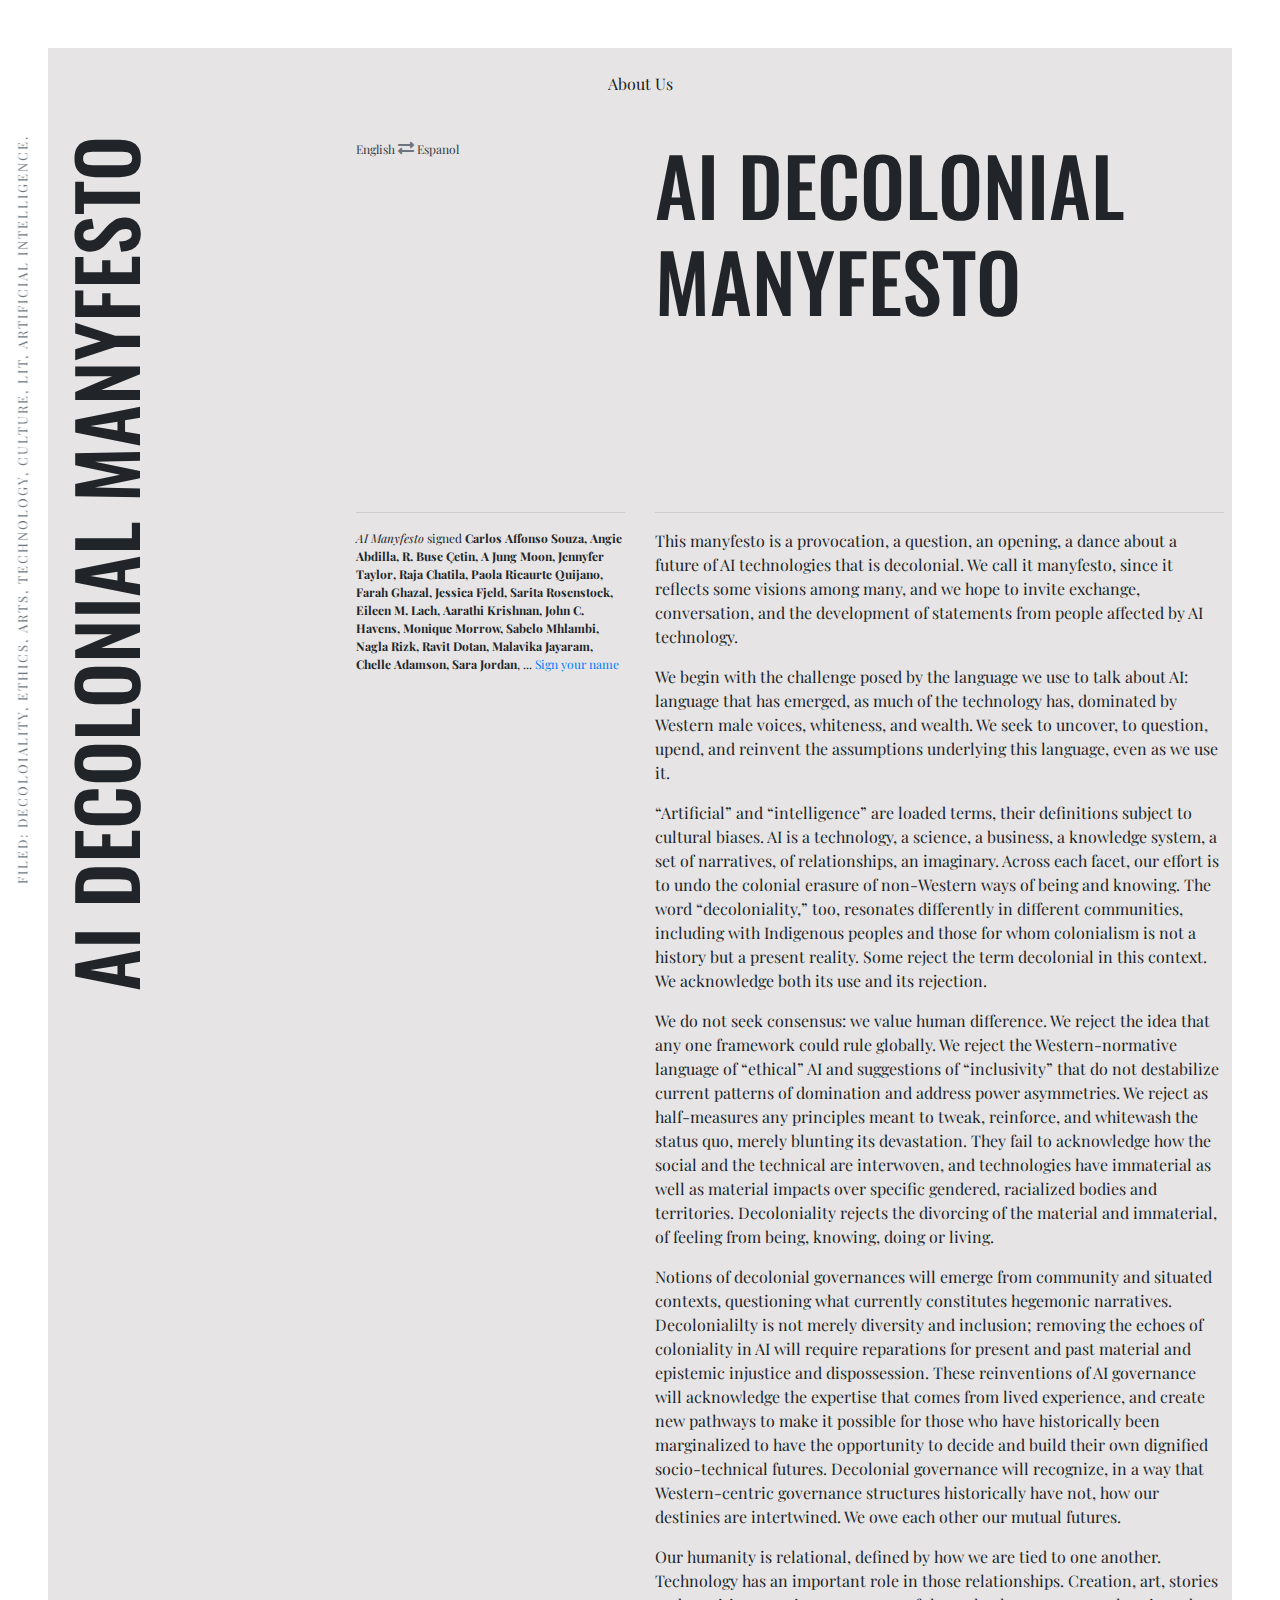
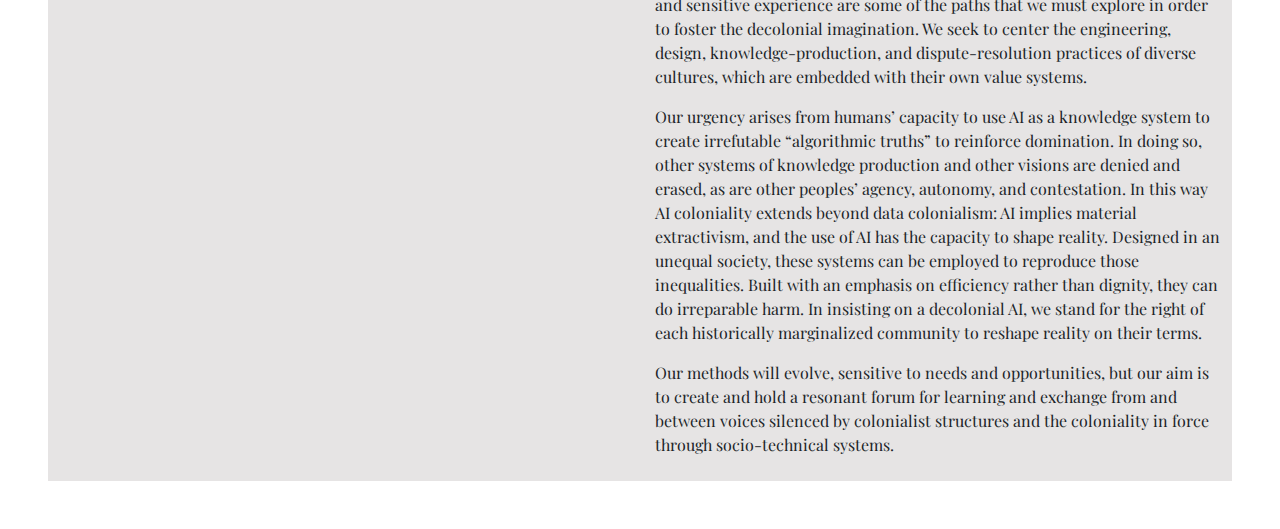
<file: index.html>
<!DOCTYPE html>
<html lang="en">

<head>
    <meta charset="UTF-8">
    <meta name="viewport" content="width=device-width, initial-scale=1.0">
    <title>Decolonial AI Manyfesto</title>
    <link rel="stylesheet" href="https://maxcdn.bootstrapcdn.com/bootstrap/4.0.0/css/bootstrap.min.css"
        integrity="sha384-Gn5384xqQ1aoWXA+058RXPxPg6fy4IWvTNh0E263XmFcJlSAwiGgFAW/dAiS6JXm" crossorigin="anonymous">
    <link rel="stylesheet" href="style.css">
    <link rel="stylesheet" href="https://use.fontawesome.com/releases/v5.8.2/css/all.css" />
    <link rel="preconnect" href="https://fonts.googleapis.com">
    <link rel="preconnect" href="https://fonts.gstatic.com" crossorigin>
    <link href="https://fonts.googleapis.com/css2?family=Oswald:wght@700&display=swap" rel="stylesheet">
    <link rel="preconnect" href="https://fonts.googleapis.com">
    <link rel="preconnect" href="https://fonts.gstatic.com" crossorigin>
    <link href="https://fonts.googleapis.com/css2?family=Playfair+Display&display=swap" rel="stylesheet">
</head>

<body>
    <div class="section1 p-2">
        <nav class="navbar navbar-expand-lg navbar-light mb-4">
            <button class="navbar-toggler" type="button" data-toggle="collapse" data-target="#navbarSupportedContent"
                aria-controls="navbarSupportedContent" aria-expanded="false" aria-label="Toggle navigation">
                <span class="navbar-toggler-icon">
            </button>

            <div class="collapse navbar-collapse" id="navbarSupportedContent">
                <ul class="navbar-nav m-auto">
                    <li class="nav-item active">
                        <a class="nav-link" href="about.html">About Us <span class="sr-only">(current)</a>
                    </li>
                </ul>
            </div>
        </nav>
        <div class="row">
            <div class="hidden p-2">
                <h1 class=" text-uppercase " style="font-family: 'Oswald', sans-serif;font-size:10vw;">AI decolonial
                    Manyfesto</h1>
            </div>

            <div class="col-lg-3 order">
                <h1 class="text-uppercase ml-0 title-text transforms" style="font-family: 'Oswald', sans-serif;">AI
                    decolonial Manyfesto
                </h1>
            </div>

            <div class="col-lg-3">
                <div class="vh">
                    <a href="index.html" class="footer-text text-dark">English </a><i
                        class=" text-muted fas fa-exchange-alt"></i><a href='index1.html' class="footer-text text-dark">
                        Espanol</a>
                </div>
                <hr>
                <p class="footer-text">
                    <i> AI Manyfesto </i> signed <b id="names"></b>, ... <a href="https://forms.gle/nrgwxnCWpULRAXVr8" target="_blank">Sign your name</a>
                </p>
            </div>

            <div class="col-lg-6">
                <div class="vh">
                    <h1 class=" text-uppercase title-text" style="font-family: 'Oswald', sans-serif;">AI decolonial
                        Manyfesto
                    </h1>
                </div>
                <hr>
                <p>This manyfesto is a provocation, a question, an opening, a dance about a future of AI technologies
                    that is decolonial. We call it manyfesto, since it reflects some visions among many, and we hope to
                    invite exchange, conversation, and the development of statements
                    from people affected by AI
                    technology.</p>

                <p>We begin with the challenge posed by the language we use to talk about AI: language that has emerged,
                    as much of the technology has, dominated by Western male voices, whiteness, and wealth. We seek to
                    uncover, to question, upend, and reinvent the assumptions underlying this language, even as we use
                    it. </p>

                <p>“Artificial” and “intelligence” are loaded terms, their definitions subject to cultural biases. AI is
                    a technology, a science, a business, a knowledge system, a set of narratives, of relationships, an
                    imaginary. Across each facet, our effort is to undo the colonial erasure of non-Western ways of
                    being and knowing. The word “decoloniality,” too, resonates differently in different communities,
                    including with Indigenous peoples and those for whom colonialism is not a history but a present
                    reality. Some reject the term decolonial in this context. We acknowledge  both its use and its
                    rejection.
                </p>

                <p>
                    We do not seek consensus: we value human difference. We reject the idea that any one framework could
                    rule globally. We reject the Western-normative language of “ethical” AI and suggestions of
                    “inclusivity” that do not destabilize current patterns of domination and address power asymmetries.
                    We reject as half-measures any principles meant to tweak, reinforce, and whitewash the status quo,
                    merely blunting its devastation. They fail to acknowledge how the social and the technical are
                    interwoven, and technologies have immaterial as well as material impacts over specific gendered,
                    racialized bodies and territories. Decoloniality rejects the divorcing of the material and
                    immaterial, of feeling from being, knowing, doing or living.
                </p>
                <p>Notions of decolonial governances will emerge from community and situated contexts, questioning what
                    currently constitutes hegemonic narratives. Decolonialilty is not merely diversity and inclusion;
                    removing the echoes of coloniality in AI will require reparations for present and past material and
                        epistemic injustice and dispossession. These reinventions of AI governance will acknowledge the
                    expertise that comes from lived experience, and create new pathways to make it possible for those
                    who have historically been marginalized to have the opportunity to decide and build their own
                    dignified socio-technical futures. Decolonial governance will recognize, in a way that
                    Western-centric governance structures historically have not, how our destinies are intertwined. We
                        owe each other our mutual futures. </p>

                <p>Our humanity is relational, defined by how we are tied to one another. Technology has an important
                    role in those relationships. Creation, art, stories and sensitive experience are some of the paths
                        that we must explore in order to foster the decolonial imagination. We seek to center the
                    engineering, design, knowledge-production, and dispute-resolution practices of diverse cultures,
                    which are embedded with their own value systems.
                </p>
                <p>Our urgency arises from humans’ capacity to use AI as a knowledge system to create irrefutable
                    “algorithmic truths” to reinforce domination. In doing so, other systems of knowledge production and
                    other visions are denied and erased, as are other peoples’ agency, autonomy, and contestation. In
                    this way AI coloniality extends beyond data colonialism: AI implies material extractivism, and the
                    use of AI has the capacity to shape reality. Designed in an unequal society, these systems can be
                    employed to reproduce those inequalities. Built with an emphasis on efficiency rather than dignity,
                    they can do irreparable harm. In insisting on a decolonial AI, we stand for the right of each
                    historically marginalized community to reshape reality on their terms.
                </p>
                <p>Our methods will evolve, sensitive to needs and opportunities, but our aim is to create and hold a
                    resonant forum for learning and exchange from and between voices silenced by colonialist structures
                    and the coloniality in force through socio-technical systems.
                </p>
            </div>
        </div>
        <p class=" category text-muted">FILED: DECOLOIALITY, ETHICS, ARTS, TECHNOLOGY, CULTURE, LIT, ARTIFICIAL
            INTELLIGENCE. </p>
    </div>
</body>
<script src="https://code.jquery.com/jquery-3.2.1.slim.min.js"
    integrity="sha384-KJ3o2DKtIkvYIK3UENzmM7KCkRr/rE9/Qpg6aAZGJwFDMVNA/GpGFF93hXpG5KkN"
    crossorigin="anonymous"></script>
<script src="https://cdnjs.cloudflare.com/ajax/libs/popper.js/1.12.9/umd/popper.min.js"
    integrity="sha384-ApNbgh9B+Y1QKtv3Rn7W3mgPxhU9K/ScQsAP7hUibX39j7fakFPskvXusvfa0b4Q"
    crossorigin="anonymous"></script>
<script src="https://maxcdn.bootstrapcdn.com/bootstrap/4.0.0/js/bootstrap.min.js"
    integrity="sha384-JZR6Spejh4U02d8jOt6vLEHfe/JQGiRRSQQxSfFWpi1MquVdAyjUar5+76PVCmYl"
    crossorigin="anonymous"></script>

<script src="index.js"></script>

</html>
</file>
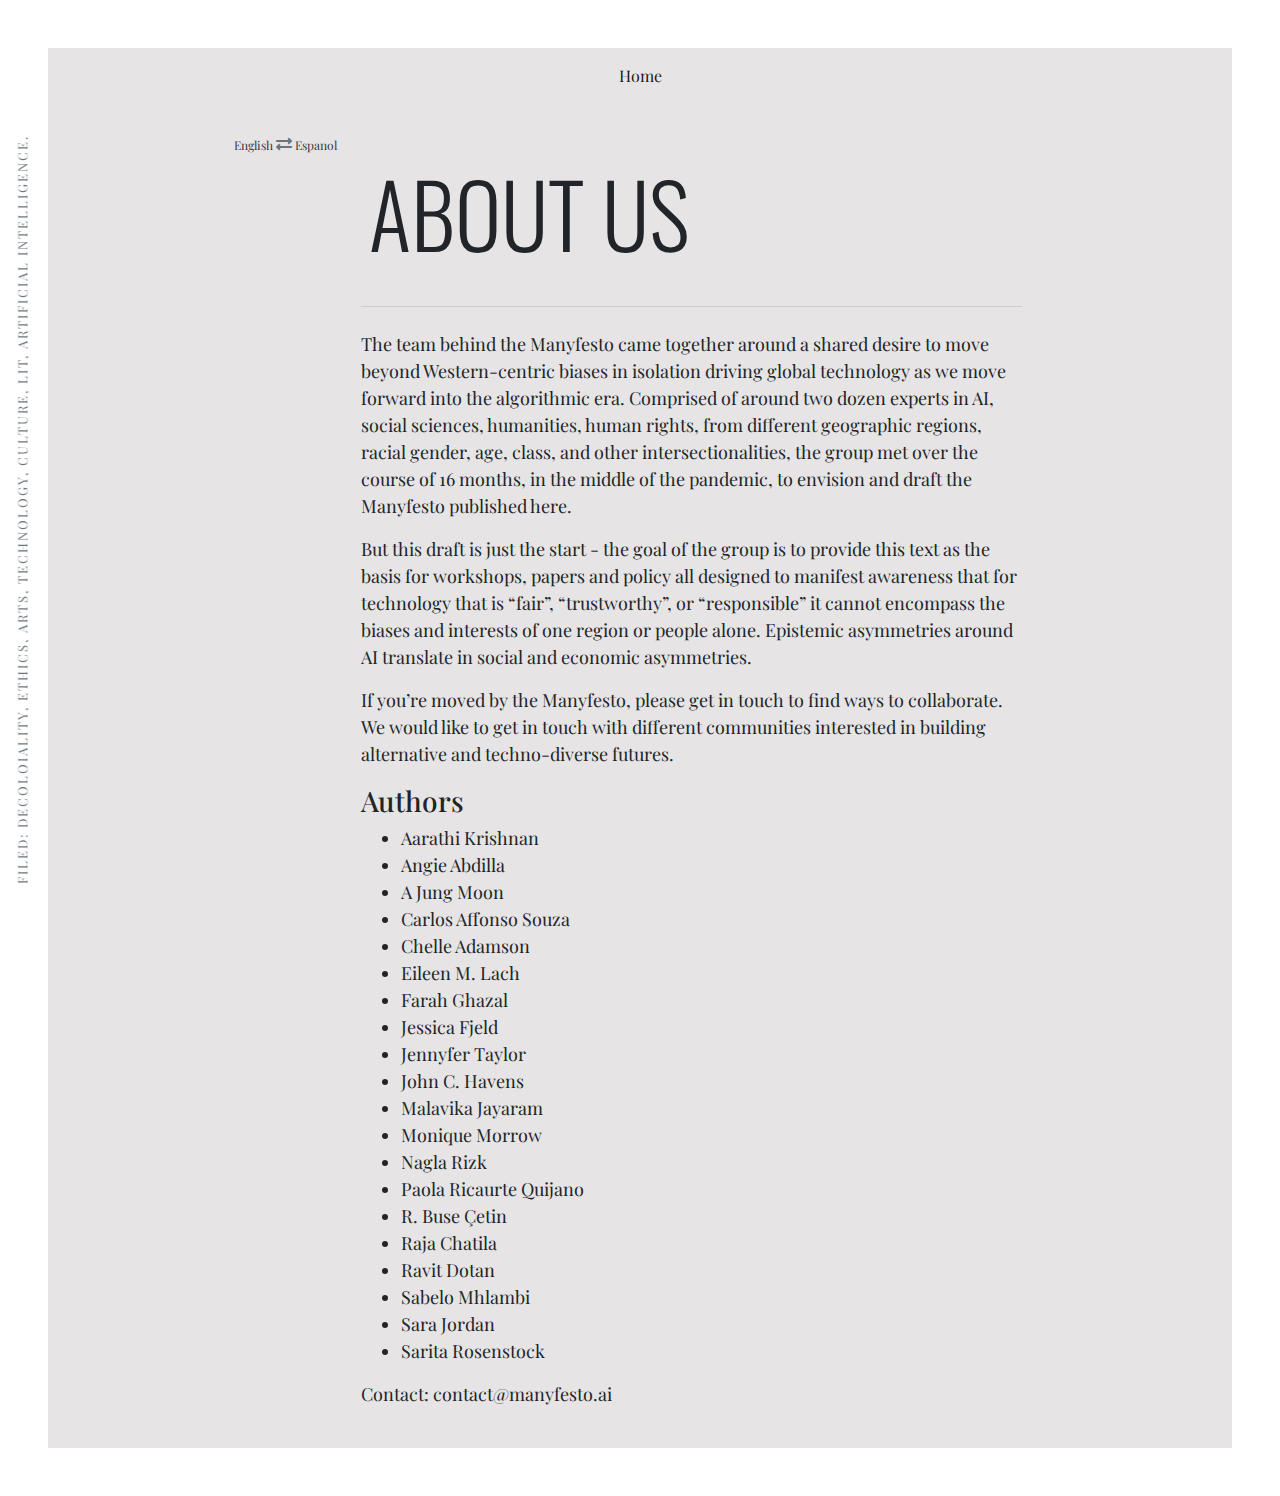
<file: about.html>
<!DOCTYPE html>
<html lang="en">

<head>
    <meta charset="UTF-8">
    <meta name="viewport" content="width=device-width, initial-scale=1.0">
    <title>About Us</title>
    <link rel="stylesheet" href="https://maxcdn.bootstrapcdn.com/bootstrap/4.0.0/css/bootstrap.min.css"
        integrity="sha384-Gn5384xqQ1aoWXA+058RXPxPg6fy4IWvTNh0E263XmFcJlSAwiGgFAW/dAiS6JXm" crossorigin="anonymous">
    <link rel="stylesheet" href="style.css">
    <link rel="stylesheet" href="https://use.fontawesome.com/releases/v5.8.2/css/all.css" />
    <link rel="preconnect" href="https://fonts.googleapis.com">
    <link rel="preconnect" href="https://fonts.gstatic.com" crossorigin>
    <link href="https://fonts.googleapis.com/css2?family=Oswald:wght@700&display=swap" rel="stylesheet">
    <link rel="preconnect" href="https://fonts.googleapis.com">
    <link rel="preconnect" href="https://fonts.gstatic.com" crossorigin>
    <link href="https://fonts.googleapis.com/css2?family=Playfair+Display&display=swap" rel="stylesheet">
</head>




<body>

    <div class="section1">
        <nav class="navbar navbar-expand-lg navbar-light mb-4">
            <button class="navbar-toggler" type="button" data-toggle="collapse" data-target="#navbarSupportedContent"
                aria-controls="navbarSupportedContent" aria-expanded="false" aria-label="Toggle navigation">
                <span class="navbar-toggler-icon"></span>
            </button>

            <div class="collapse navbar-collapse" id="navbarSupportedContent">
                <ul class="navbar-nav m-auto">
                    <li class="nav-item active">
                        <a class="nav-link" href="index.html">Home <span class="sr-only">(current)</span></a>
                    </li>
                </ul>
            </div>
        </nav>
        <div class="row justify-content-center">
            <div class="mt-1">
                <a href="#" class="footer-text text-dark">English </a><i class=" text-muted fas fa-exchange-alt"></i><a
                    href='#' class="footer-text text-dark">
                    Espanol</a>
            </div>
            <div class="col-md-7 p-4">
                <div class="p-2 mb-4">
                    <h1 class="text-uppercase display-2" style="font-family: 'Oswald', sans-serif;">About Us</h1>
                </div>
                <hr class="mb-4">
                <div class="about-text">
                    <p>The team behind the Manyfesto came together around a shared desire to move beyond Western-centric
                        biases in isolation
                        driving global technology as we move forward into the algorithmic era. Comprised of around two
                        dozen experts in AI,
                        social sciences, humanities, human rights, from different geographic regions, racial gender,
                        age, class, and other
                        intersectionalities, the group met over the course of 16 months, in the middle of the pandemic,
                        to envision and draft
                        the Manyfesto published here.
                    </p>

                    <p>
                        But this draft is just the start - the goal of the group is to provide this text as the basis
                        for workshops, papers and
                        policy all designed to manifest awareness that for technology that is “fair”, “trustworthy”, or
                        “responsible” it cannot
                        encompass the biases and interests of one region or people alone. Epistemic asymmetries around
                        AI translate in social
                        and economic asymmetries.
                    </p>

                    <p>
                        If you’re moved by the Manyfesto, please get in touch to find ways to collaborate. We would like
                        to get in touch with
                        different communities interested in building alternative and techno-diverse futures.
                    </p>

                    <h3>Authors</h3>
                    <ul>
                        <li>Aarathi Krishnan</li>
                        <li>Angie Abdilla</li>
                        <li>A Jung Moon</li>
                        <li>Carlos Affonso Souza</li>
                        <li>Chelle Adamson</li>
                        <li>Eileen M. Lach</li>
                        <li>Farah Ghazal</li>
                        <li>Jessica Fjeld</li>
                        <li>Jennyfer Taylor</li>
                        <li>John C. Havens</li>
                        <li>Malavika Jayaram</li>
                        <li>Monique Morrow</li>
                        <li>Nagla Rizk</li>
                        <li>Paola Ricaurte Quijano</li>
                        <li>R. Buse Çetin</li>
                        <li>Raja Chatila</li>
                        <li>Ravit Dotan</li>
                        <li>Sabelo Mhlambi</li>
                        <li>Sara Jordan</li>
                        <li>Sarita Rosenstock</li>
                    </ul>
                    
                    <p>Contact: contact@manyfesto.ai </p>
                </div>
            </div>
        </div>
    </div>
    <p class=" category text-muted">FILED: DECOLOIALITY, ETHICS, ARTS, TECHNOLOGY, CULTURE, LIT, ARTIFICIAL
        INTELLIGENCE. </p>
</body>
<script src="https://code.jquery.com/jquery-3.2.1.slim.min.js"
    integrity="sha384-KJ3o2DKtIkvYIK3UENzmM7KCkRr/rE9/Qpg6aAZGJwFDMVNA/GpGFF93hXpG5KkN"
    crossorigin="anonymous"></script>
<script src="https://cdnjs.cloudflare.com/ajax/libs/popper.js/1.12.9/umd/popper.min.js"
    integrity="sha384-ApNbgh9B+Y1QKtv3Rn7W3mgPxhU9K/ScQsAP7hUibX39j7fakFPskvXusvfa0b4Q"
    crossorigin="anonymous"></script>
<script src="https://maxcdn.bootstrapcdn.com/bootstrap/4.0.0/js/bootstrap.min.js"
    integrity="sha384-JZR6Spejh4U02d8jOt6vLEHfe/JQGiRRSQQxSfFWpi1MquVdAyjUar5+76PVCmYl"
    crossorigin="anonymous"></script>

<script src="index.js"></script>

</html>
</file>
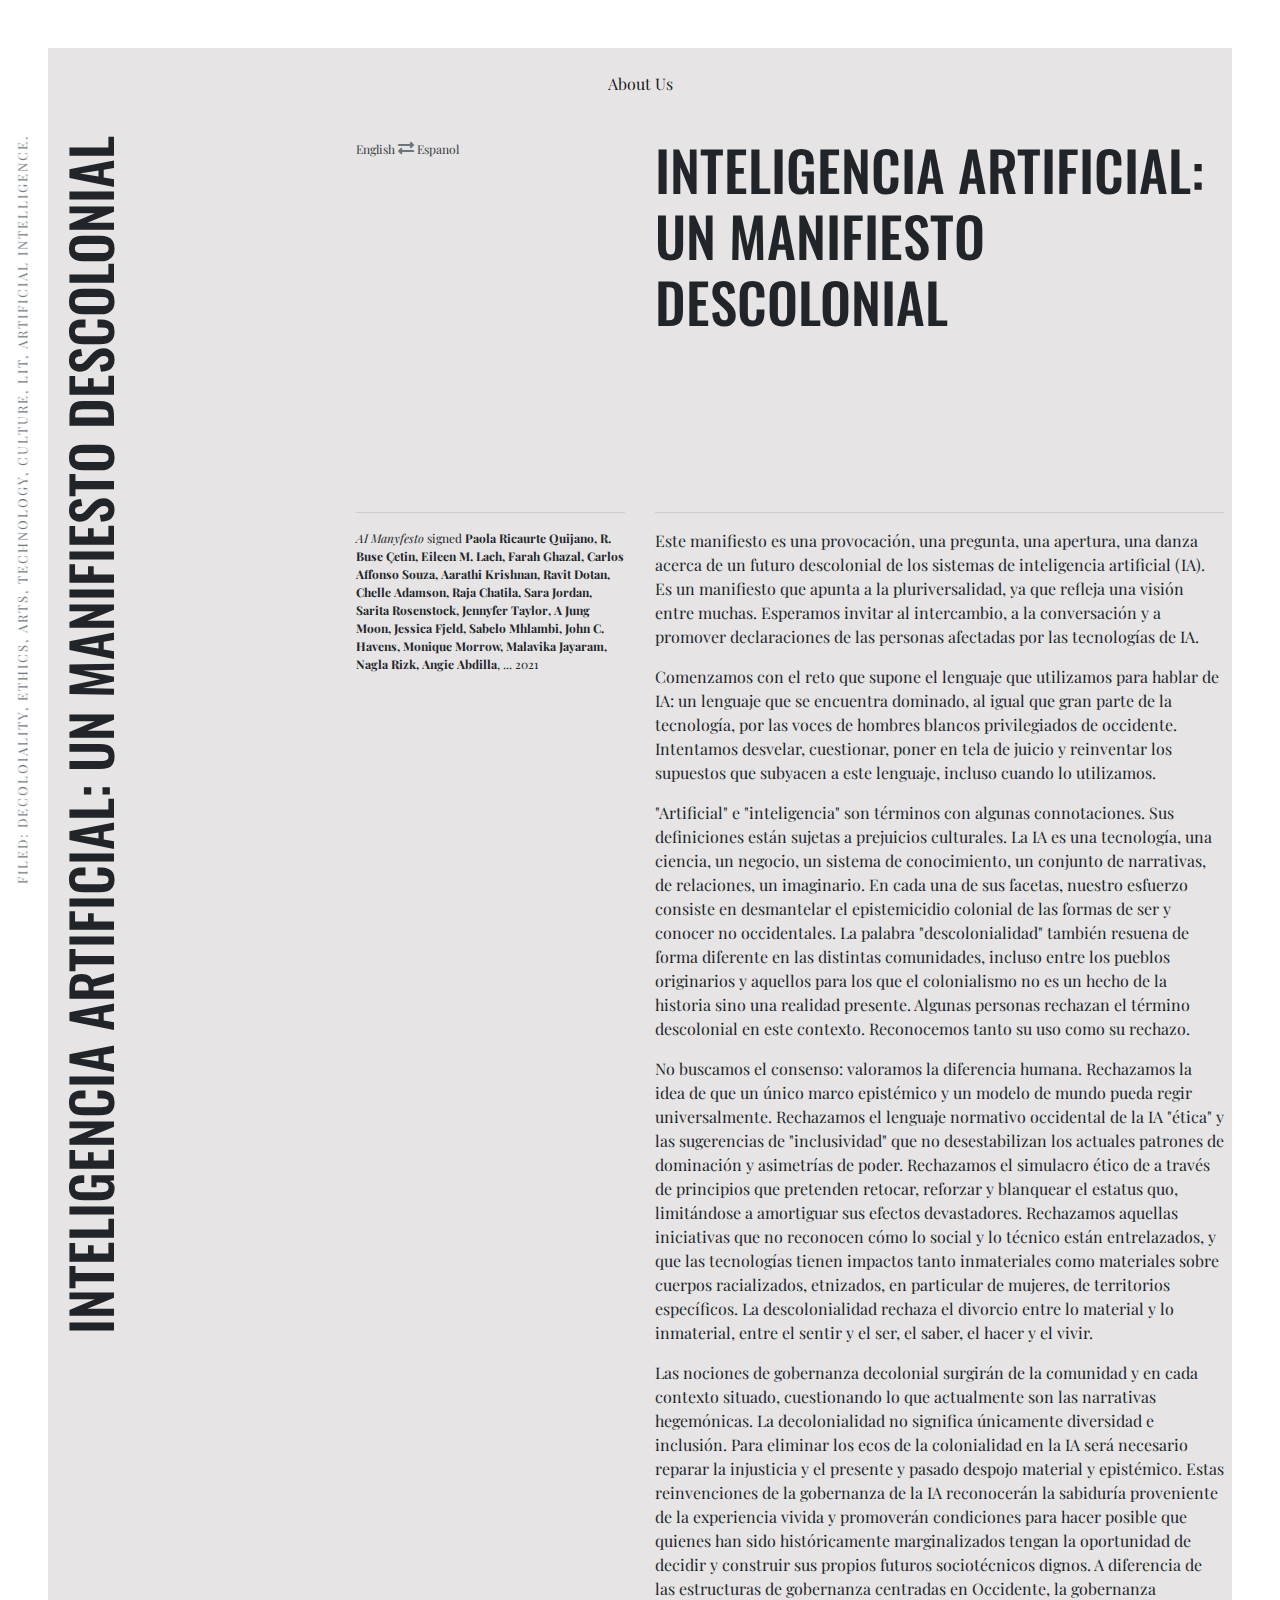
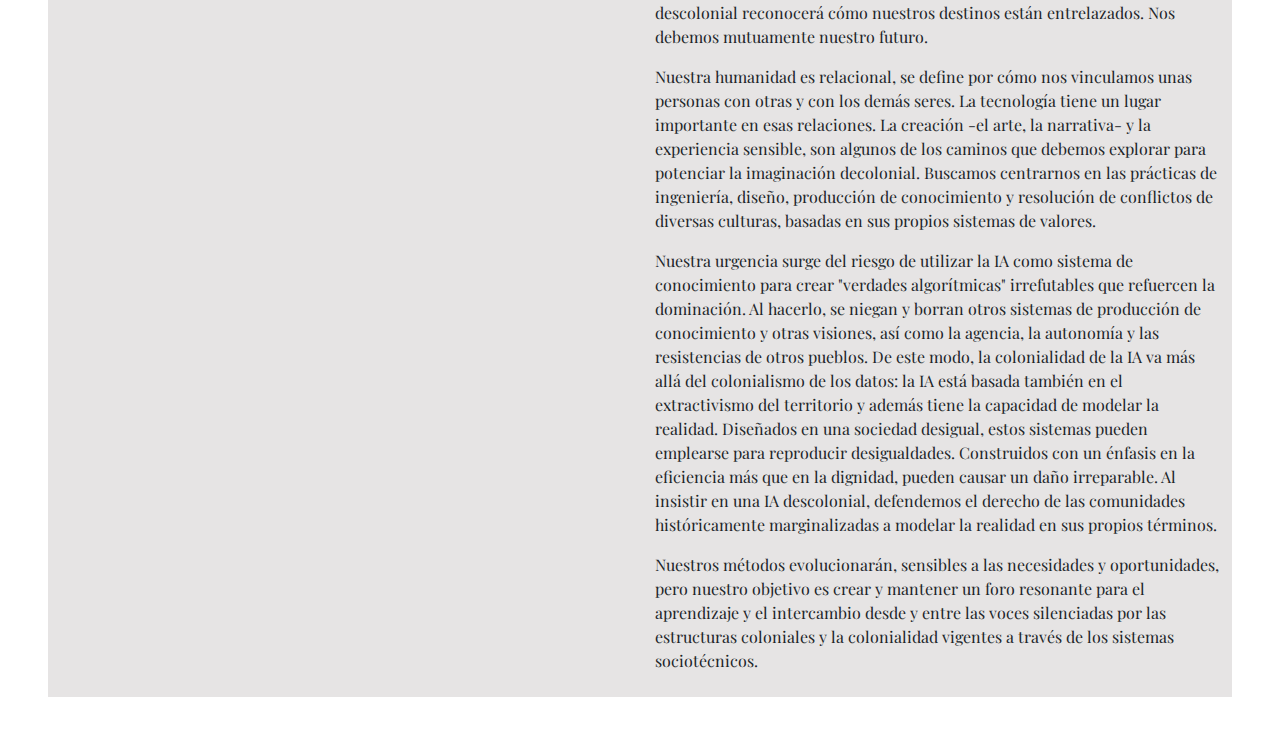
<file: index1.html>
<!DOCTYPE html>
<html lang="en">

<head>
    <meta charset="UTF-8">
    <meta name="viewport" content="width=device-width, initial-scale=1.0">
    <title>Document</title>
    <link rel="stylesheet" href="https://maxcdn.bootstrapcdn.com/bootstrap/4.0.0/css/bootstrap.min.css"
        integrity="sha384-Gn5384xqQ1aoWXA+058RXPxPg6fy4IWvTNh0E263XmFcJlSAwiGgFAW/dAiS6JXm" crossorigin="anonymous">
    <link rel="stylesheet" href="style.css">
    <link rel="stylesheet" href="https://use.fontawesome.com/releases/v5.8.2/css/all.css" />
    <link rel="preconnect" href="https://fonts.googleapis.com">
    <link rel="preconnect" href="https://fonts.gstatic.com" crossorigin>
    <link href="https://fonts.googleapis.com/css2?family=Oswald:wght@700&display=swap" rel="stylesheet">
    <link rel="preconnect" href="https://fonts.googleapis.com">
    <link rel="preconnect" href="https://fonts.gstatic.com" crossorigin>
    <link href="https://fonts.googleapis.com/css2?family=Playfair+Display&display=swap" rel="stylesheet">
</head>

<body>
    <div class="section1 p-2">
        <nav class="navbar navbar-expand-lg navbar-light mb-4">
            <button class="navbar-toggler" type="button" data-toggle="collapse" data-target="#navbarSupportedContent"
                aria-controls="navbarSupportedContent" aria-expanded="false" aria-label="Toggle navigation">
                <span class="navbar-toggler-icon">
            </button>

            <div class="collapse navbar-collapse" id="navbarSupportedContent">
                <ul class="navbar-nav m-auto">
                    <li class="nav-item active">
                        <a class="nav-link" href="about.html">About Us <span class="sr-only">(current)</a>
                    </li>
                </ul>
            </div>
        </nav>
        <div class="row">
            <div class="hidden p-2">
                <h1 class=" text-uppercase " style="font-family: 'Oswald', sans-serif;font-size:8.5vw;">Inteligencia
                    artificial: un manifiesto descolonial</h1>
            </div>

            <div class="col-lg-3 order">
                <h1 class="text-uppercase title-  ml-0 transforms"
                    style="font-family: 'Oswald', sans-serif; font-size: 55px;">
                    Inteligencia artificial: un manifiesto descolonial
                </h1>
            </div>

            <div class="col-lg-3">
                <div class="vh">
                    <a href="index.html" class="footer-text text-dark">English </a><i
                        class=" text-muted fas fa-exchange-alt"></i><a href='index1.html' class="footer-text text-dark">
                        Espanol</a>
                </div>
                <div class="signed">
                    <hr>
                    <p class="footer-text">
                        <i> AI Manyfesto </i> signed <b id="names"></b>, ... 2021
                    </p>
                </div>
            </div>

            <div class="col-lg-6">
                <div class="vh">
                    <h1 class=" text-uppercase title-" style="font-family: 'Oswald', sans-serif; font-size: 55px;">
                        Inteligencia artificial: un manifiesto descolonial</h1>
                </div>
                <hr>
                <p>Este manifiesto es una provocación, una pregunta, una apertura, una danza acerca de un futuro
                    descolonial de los sistemas de inteligencia artificial (IA). Es un manifiesto que apunta a la
                    pluriversalidad, ya que refleja una visión entre muchas. Esperamos invitar al intercambio, a la
                    conversación y a promover declaraciones de las personas afectadas por las tecnologías de IA.
                </p>

                <p>Comenzamos con el reto que supone el lenguaje que utilizamos para hablar de IA: un lenguaje que se
                    encuentra dominado, al igual que gran parte de la tecnología, por las voces de hombres blancos
                    privilegiados de occidente. Intentamos desvelar, cuestionar, poner en tela de juicio y reinventar
                    los supuestos que subyacen a este lenguaje, incluso cuando lo utilizamos.</p>

                <p>"Artificial" e "inteligencia" son términos con algunas connotaciones. Sus definiciones están sujetas
                    a prejuicios culturales. La IA es una tecnología, una ciencia, un negocio, un sistema de
                    conocimiento, un conjunto de narrativas, de relaciones, un imaginario. En cada una de sus facetas,
                    nuestro esfuerzo consiste en desmantelar el epistemicidio colonial de las formas de ser y conocer no
                    occidentales. La palabra "descolonialidad" también resuena de forma diferente en las distintas
                    comunidades, incluso entre los pueblos originarios y aquellos para los que el colonialismo no es un
                    hecho de la historia sino una realidad presente. Algunas personas rechazan el término descolonial en
                    este contexto. Reconocemos tanto su uso como su rechazo.
                </p>

                <p>No buscamos el consenso: valoramos la diferencia humana. Rechazamos la idea de que un único marco
                    epistémico y un modelo de mundo pueda regir universalmente. Rechazamos el lenguaje normativo
                    occidental de la IA "ética" y las sugerencias de "inclusividad" que no desestabilizan los actuales
                    patrones de dominación y asimetrías de poder. Rechazamos el simulacro ético de a través de
                    principios que pretenden retocar, reforzar y blanquear el estatus quo, limitándose a amortiguar sus
                    efectos devastadores. Rechazamos aquellas iniciativas que no reconocen cómo lo social y lo técnico
                    están entrelazados, y que las tecnologías tienen impactos tanto inmateriales como materiales sobre
                    cuerpos racializados, etnizados, en particular de mujeres, de territorios específicos. La
                    descolonialidad rechaza el divorcio entre lo material y lo inmaterial, entre el sentir y el ser, el
                    saber, el hacer y el vivir.
                </p>
                <p>Las nociones de gobernanza decolonial surgirán de la comunidad y en cada contexto situado,
                    cuestionando lo que actualmente son las narrativas hegemónicas. La decolonialidad no significa
                    únicamente diversidad e inclusión. Para eliminar los ecos de la colonialidad en la IA será necesario
                    reparar la injusticia y el presente y pasado despojo material y epistémico. Estas reinvenciones de
                    la gobernanza de la IA reconocerán la sabiduría proveniente de la experiencia vivida y promoverán
                    condiciones para hacer posible que quienes han sido históricamente marginalizados tengan la
                    oportunidad de decidir y construir sus propios futuros sociotécnicos dignos. A diferencia de las
                    estructuras de gobernanza centradas en Occidente, la gobernanza descolonial reconocerá cómo nuestros
                    destinos están entrelazados. Nos debemos mutuamente nuestro futuro.</p>
                <p> Nuestra humanidad es relacional, se define por cómo nos vinculamos unas personas con otras y con
                    los demás seres. La tecnología tiene un lugar importante en esas relaciones. La creación -el arte,
                    la
                    narrativa- y la experiencia sensible, son algunos de los caminos que debemos explorar para potenciar
                        la
                        imaginación decolonial. Buscamos centrarnos en las prácticas de ingeniería, diseño, producción de
                    conocimiento y resolución de conflictos de diversas culturas, basadas en sus propios sistemas de
                    valores.</p>
                <p>Nuestra urgencia surge del riesgo de utilizar la IA como sistema de conocimiento para crear "verdades
                    algorítmicas" irrefutables que refuercen la dominación. Al hacerlo, se niegan y borran otros
                    sistemas de producción de conocimiento y otras visiones, así como la agencia, la autonomía y las
                    resistencias de otros pueblos. De este modo, la colonialidad de la IA va más allá del colonialismo
                    de los datos: la IA está basada también en el extractivismo del territorio y además tiene la
                    capacidad de modelar la realidad. Diseñados en una sociedad desigual, estos sistemas pueden
                    emplearse para reproducir desigualdades. Construidos con un énfasis en la eficiencia más que en la
                    dignidad, pueden causar un daño irreparable. Al insistir en una IA descolonial, defendemos el
                    derecho de las comunidades históricamente marginalizadas a modelar la realidad en sus propios
                    términos.</p>
                <p>Nuestros métodos evolucionarán, sensibles a las necesidades y oportunidades, pero nuestro objetivo es
                    crear y mantener un foro resonante para el aprendizaje y el intercambio desde y entre las voces
                    silenciadas por las estructuras coloniales y la colonialidad vigentes a través de los sistemas
                    sociotécnicos.</p>
            </div>
            <div class="signed-mobile">
                <hr>
                <p class="footer-text">
                    <i> AI Manyfesto </i> signed <b id="name"></b>, ... 2021
                </p>
            </div>
        </div>

        <p class=" category text-muted">FILED: DECOLOIALITY, ETHICS, ARTS, TECHNOLOGY, CULTURE, LIT, ARTIFICIAL
            INTELLIGENCE. </p>
    </div>
</body>
<script src="https://code.jquery.com/jquery-3.2.1.slim.min.js"
    integrity="sha384-KJ3o2DKtIkvYIK3UENzmM7KCkRr/rE9/Qpg6aAZGJwFDMVNA/GpGFF93hXpG5KkN"
    crossorigin="anonymous"></script>
<script src="https://cdnjs.cloudflare.com/ajax/libs/popper.js/1.12.9/umd/popper.min.js"
    integrity="sha384-ApNbgh9B+Y1QKtv3Rn7W3mgPxhU9K/ScQsAP7hUibX39j7fakFPskvXusvfa0b4Q"
    crossorigin="anonymous"></script>
<script src="https://maxcdn.bootstrapcdn.com/bootstrap/4.0.0/js/bootstrap.min.js"
    integrity="sha384-JZR6Spejh4U02d8jOt6vLEHfe/JQGiRRSQQxSfFWpi1MquVdAyjUar5+76PVCmYl"
    crossorigin="anonymous"></script>
<script src="index.js"></script>

</html>
</file>
<file: style.css>
* {
  font-family: 'Playfair Display', serif;
}


.section1 {
  background-color: rgb(230, 228, 228);
  margin: 3rem;
}
nav{
  background-color: rgb(230, 228, 228);
}

.footer-text {
  font-size: 12px;
}

.title-text {
  font-size: 80px;
}

.transforms {
  writing-mode: vertical-rl;
  text-orientation: mixed;
  -ms-transform: rotate(180deg);
  transform: rotate(180deg);
  top: 0;
  left: 0;
}


.about-text{
  font-size: 18px;
}

.category {
  writing-mode: vertical-rl;
  text-orientation: mixed;
  -ms-transform: rotate(180deg);
  transform: rotate(180deg);
  position: fixed;
  bottom: 0;
  left: 0;
  font-size: 13px;
  letter-spacing: 2px;
}

.vh {
  height: 40vh;
}

.hidden {
  display: none;
}
.signed-mobile{
  display: none;
}

@media only screen and (max-width: 990px) {
  .title-text {
    font-size: 70px;
  }
  .transforms {
    transform: rotate(0deg);
    position: none;
    top: none;
    left: none;
  }
  .title-text {
    display: none;
  }
  .title-{
    display: none;
  }
  .vh {
    height: 2vh;
  }
  .hidden {
    display: inline;
  }
  .category {
    writing-mode: horizontal-tb;
    -ms-transform: rotate(0deg);
    transform: rotate(0deg);
    position: relative;
  }
  .section1 {
    margin: 0;
  }
  .signed-mobile{
    display: block;
  }
  .signed{
    display: none;
  }
}
</file>
